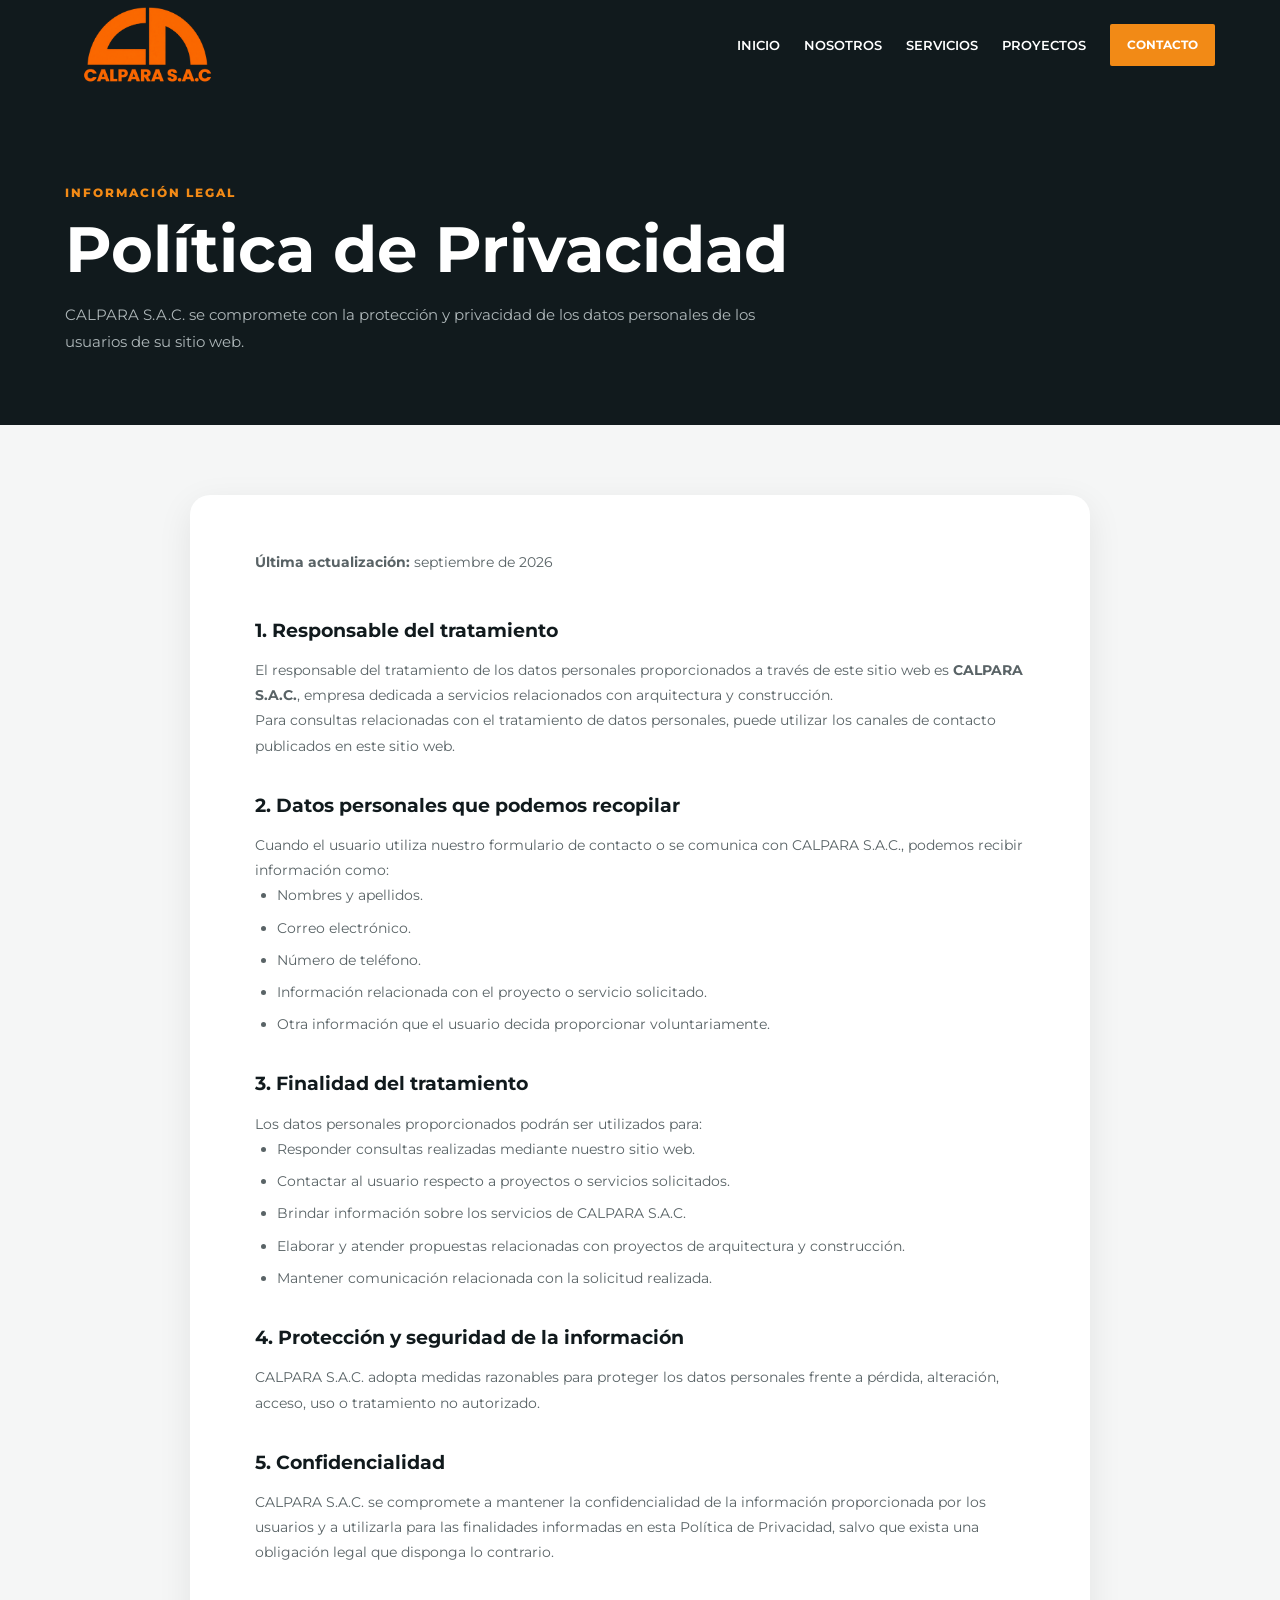
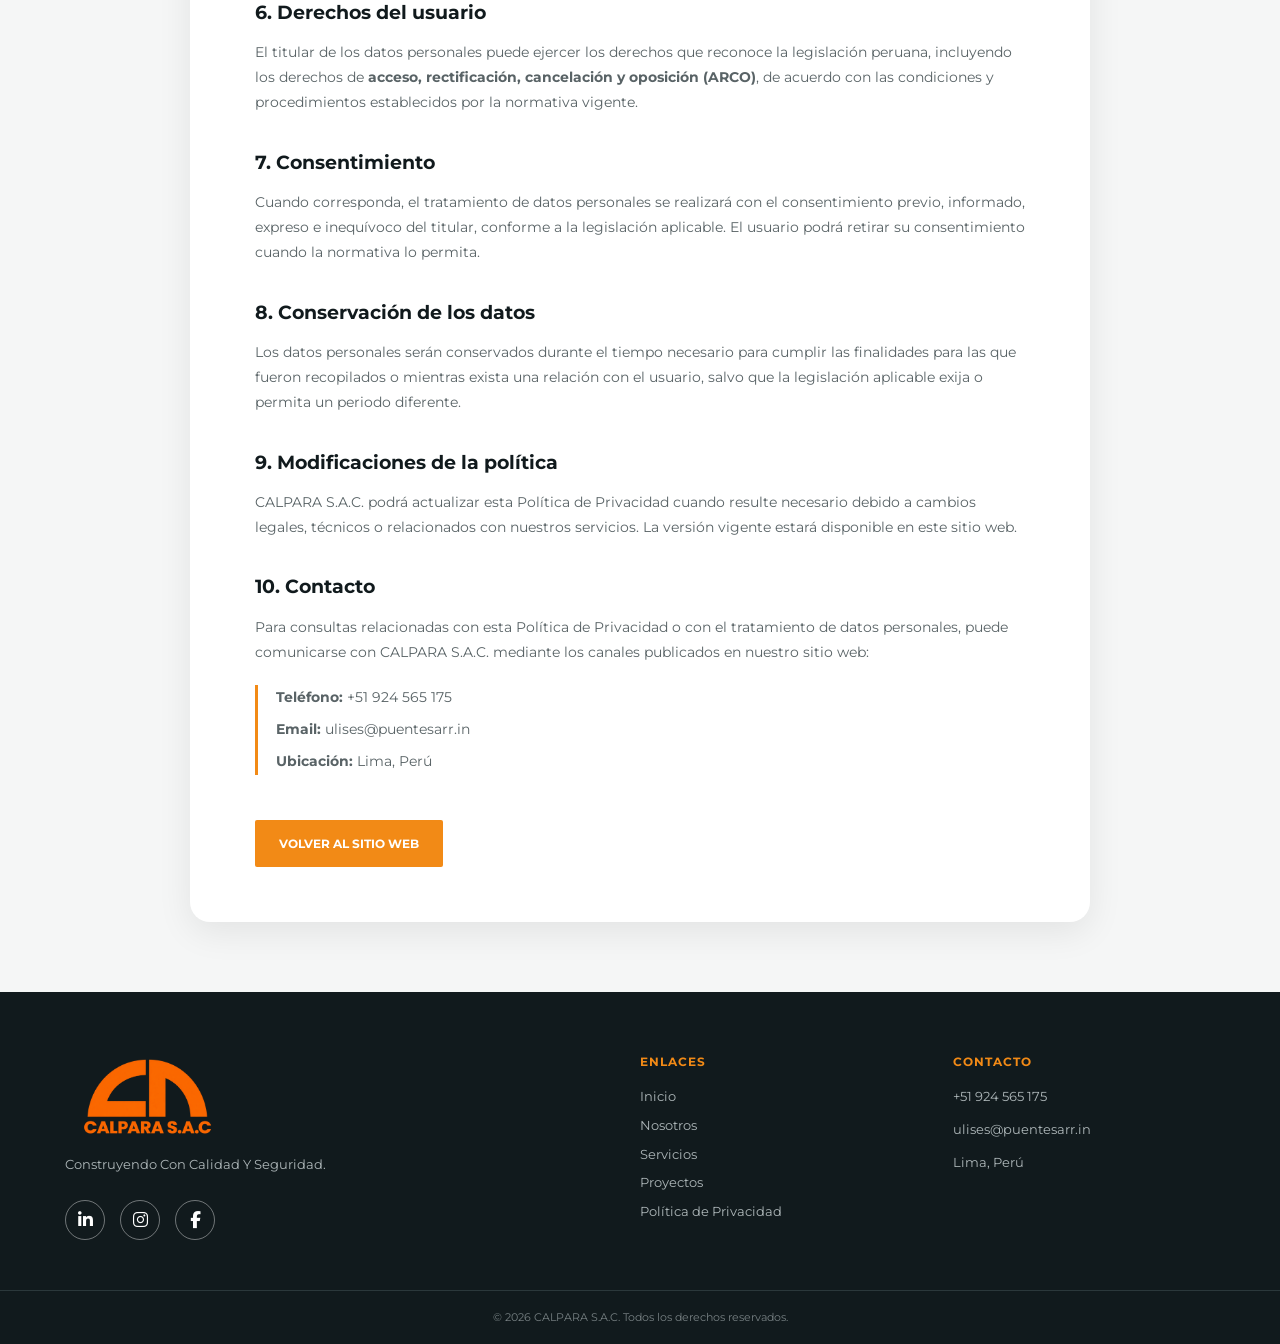
<file: politica-privacidad.html>
<!DOCTYPE html>
<html lang="es">
<head>
    <meta charset="UTF-8">
    <meta name="viewport" content="width=device-width, initial-scale=1.0">
    <title>Política de Privacidad | CALPARA S.A.C.</title>

    <link rel="icon" type="image/png" href="img/favicon-calpara.png">

    <meta name="description" content="Política de Privacidad de CALPARA S.A.C.">

    <link rel="preconnect" href="https://fonts.googleapis.com">
    <link rel="preconnect" href="https://fonts.gstatic.com" crossorigin>
    <link href="https://fonts.googleapis.com/css2?family=Montserrat:wght@400;500;600;700;800&display=swap" rel="stylesheet">
    <link rel="stylesheet" href="https://cdnjs.cloudflare.com/ajax/libs/font-awesome/6.5.2/css/all.min.css">
    <link rel="stylesheet" href="css/estilos.css">
    <link rel="stylesheet" href="css/privacidad.css">
</head>

<body>

    <!-- ================= HEADER ================= -->
    <header class="header privacy-header">
        <div class="container nav">
            <a href="index.html#inicio" class="logo">
                <img src="img/logo-calpara.png" alt="CALPARA S.A.C.">
            </a>

            <nav class="privacy-nav">
                <a href="index.html#inicio">Inicio</a>
                <a href="index.html#nosotros">Nosotros</a>
                <a href="index.html#servicios">Servicios</a>
                <a href="index.html#proyectos">Proyectos</a>
                <a href="index.html#contacto" class="btn btn-small">Contacto</a>
            </nav>
        </div>
    </header>

    <main class="privacy-main">
        <section class="privacy-hero">
            <div class="container">
                <p class="section-label light">INFORMACIÓN LEGAL</p>
                <h1>Política de Privacidad</h1>
                <p>CALPARA S.A.C. se compromete con la protección y privacidad de los datos personales de los usuarios de su sitio web.</p>
            </div>
        </section>

        <section class="privacy-content">
            <div class="container privacy-card">
                <p class="privacy-date"><strong>Última actualización:</strong> septiembre de 2026</p>

                <h2>1. Responsable del tratamiento</h2>
                <p>El responsable del tratamiento de los datos personales proporcionados a través de este sitio web es <strong>CALPARA S.A.C.</strong>, empresa dedicada a servicios relacionados con arquitectura y construcción.</p>
                <p>Para consultas relacionadas con el tratamiento de datos personales, puede utilizar los canales de contacto publicados en este sitio web.</p>

                <h2>2. Datos personales que podemos recopilar</h2>
                <p>Cuando el usuario utiliza nuestro formulario de contacto o se comunica con CALPARA S.A.C., podemos recibir información como:</p>
                <ul>
                    <li>Nombres y apellidos.</li>
                    <li>Correo electrónico.</li>
                    <li>Número de teléfono.</li>
                    <li>Información relacionada con el proyecto o servicio solicitado.</li>
                    <li>Otra información que el usuario decida proporcionar voluntariamente.</li>
                </ul>

                <h2>3. Finalidad del tratamiento</h2>
                <p>Los datos personales proporcionados podrán ser utilizados para:</p>
                <ul>
                    <li>Responder consultas realizadas mediante nuestro sitio web.</li>
                    <li>Contactar al usuario respecto a proyectos o servicios solicitados.</li>
                    <li>Brindar información sobre los servicios de CALPARA S.A.C.</li>
                    <li>Elaborar y atender propuestas relacionadas con proyectos de arquitectura y construcción.</li>
                    <li>Mantener comunicación relacionada con la solicitud realizada.</li>
                </ul>

                <h2>4. Protección y seguridad de la información</h2>
                <p>CALPARA S.A.C. adopta medidas razonables para proteger los datos personales frente a pérdida, alteración, acceso, uso o tratamiento no autorizado.</p>

                <h2>5. Confidencialidad</h2>
                <p>CALPARA S.A.C. se compromete a mantener la confidencialidad de la información proporcionada por los usuarios y a utilizarla para las finalidades informadas en esta Política de Privacidad, salvo que exista una obligación legal que disponga lo contrario.</p>

                <h2>6. Derechos del usuario</h2>
                <p>El titular de los datos personales puede ejercer los derechos que reconoce la legislación peruana, incluyendo los derechos de <strong>acceso, rectificación, cancelación y oposición (ARCO)</strong>, de acuerdo con las condiciones y procedimientos establecidos por la normativa vigente.</p>

                <h2>7. Consentimiento</h2>
                <p>Cuando corresponda, el tratamiento de datos personales se realizará con el consentimiento previo, informado, expreso e inequívoco del titular, conforme a la legislación aplicable. El usuario podrá retirar su consentimiento cuando la normativa lo permita.</p>

                <h2>8. Conservación de los datos</h2>
                <p>Los datos personales serán conservados durante el tiempo necesario para cumplir las finalidades para las que fueron recopilados o mientras exista una relación con el usuario, salvo que la legislación aplicable exija o permita un periodo diferente.</p>

                <h2>9. Modificaciones de la política</h2>
                <p>CALPARA S.A.C. podrá actualizar esta Política de Privacidad cuando resulte necesario debido a cambios legales, técnicos o relacionados con nuestros servicios. La versión vigente estará disponible en este sitio web.</p>

                <h2>10. Contacto</h2>
                <p>Para consultas relacionadas con esta Política de Privacidad o con el tratamiento de datos personales, puede comunicarse con CALPARA S.A.C. mediante los canales publicados en nuestro sitio web:</p>
                <div class="privacy-contact">
                    <p><strong>Teléfono:</strong> +51 924 565 175</p>
                    <p><strong>Email:</strong> ulises@puentesarr.in</p>
                    <p><strong>Ubicación:</strong> Lima, Perú</p>
                </div>

                <a href="index.html" class="btn privacy-back">Volver al sitio web</a>
            </div>
        </section>
    </main>

    <!-- ================= FOOTER ================= -->
    <footer class="footer">
        <div class="container footer-grid">
            <div>
                <a href="index.html#inicio" class="logo footer-logo">
                    <img src="img/logo-calpara.png" alt="CALPARA S.A.C.">
                </a>
                <p>Construyendo Con Calidad Y Seguridad.</p>

                <div class="footer-social">
                    <a href="https://www.linkedin.com/company/calpara-s-a-c/" target="_blank" rel="noopener noreferrer" aria-label="LinkedIn CALPARA S.A.C."><i class="fa-brands fa-linkedin-in"></i></a>
                    <a href="https://www.instagram.com/liche_calpara/" target="_blank" rel="noopener noreferrer" aria-label="Instagram CALPARA S.A.C."><i class="fa-brands fa-instagram"></i></a>
                    <a href="https://www.facebook.com/profile.php?id=100092615534380" target="_blank" rel="noopener noreferrer" aria-label="Facebook CALPARA S.A.C."><i class="fa-brands fa-facebook-f"></i></a>
                </div>
            </div>

            <div>
                <h4>Enlaces</h4>
                <a href="index.html#inicio">Inicio</a>
                <a href="index.html#nosotros">Nosotros</a>
                <a href="index.html#servicios">Servicios</a>
                <a href="index.html#proyectos">Proyectos</a>
                <a href="politica-privacidad.html">Política de Privacidad</a>
            </div>

            <div>
                <h4>Contacto</h4>
                <p>+51 924 565 175</p>
                <p>ulises@puentesarr.in</p>
                <p>Lima, Perú</p>
            </div>
        </div>

        <div class="copyright">
            © 2026 CALPARA S.A.C. Todos los derechos reservados.
        </div>
    </footer>

</body>
</html>
</file>
<file: css/estilos.css>
* {
    margin: 0;
    padding: 0;
    box-sizing: border-box;
}

html {
    scroll-behavior: smooth;
}

body {
    font-family: 'Montserrat', Arial, sans-serif;
    color: #202020;
    background: #fff;
    line-height: 1.6;
}

img {
    width: 100%;
    display: block;
}

a {
    text-decoration: none;
    color: inherit;
}

.container {
    width: min(1150px, 90%);
    margin: auto;
}

/* HEADER */
header {
    position: fixed;
    top: 0;
    left: 0;
    width: 100%;
    height: 88px;
    z-index: 1000;
    color: white;
    transition: all 0.3s ease;
}

header.scrolled {
    background: rgba(20, 20, 20, 0.95);
    backdrop-filter: blur(10px);
    box-shadow: 0 2px 15px rgba(0, 0, 0, 0.2);
}

header.scrolled .nav {
    border-bottom: none;
}

.nav {
    min-height: 82px;
    display: flex;
    align-items: center;
    justify-content: space-between;
}

.logo {
    display: flex;
    align-items: center;
    width: 180px;
    height: 90px;
}

.logo img {
    width: 165px;
    height: 80px;
    object-fit: contain;
}

.logo small {
    display: block;
    font-size: 8px;
    letter-spacing: 2px;
    opacity: .75;
}

.logo-mark {
    color: #f28a16;
    font-size: 30px;
    font-weight: 800;
    line-height: 1;
}

nav {
    display: flex;
    align-items: center;
    gap: 27px;
}

nav a {
    font-size: 12px;
    font-weight: 600;
    text-transform: uppercase;
}

nav a:hover {
    color: #f28a16;
}

.menu-btn {
    display: none;
    background: none;
    border: 0;
    color: white;
    font-size: 27px;
}

/* BUTTONS */
.btn {
    display: inline-block;
    background: #f28a16;
    color: white;
    padding: 14px 24px;
    border-radius: 2px;
    font-size: 12px;
    font-weight: 700;
    text-transform: uppercase;
    transition: .3s;
    border: 0;
    cursor: pointer;
}

.btn:hover {
    background: #d96f00;
    transform: translateY(-2px);
}

.btn-small {
    padding: 11px 17px;
}

.btn-outline {
    background: transparent;
    border: 1px solid white;
}

.btn-outline:hover {
    background: white;
    color: #222;
}

.btn-white {
    background: white;
    color: #222;
}

.btn-white:hover {
    background: #222;
    color: white;
}

/* HERO */
.hero {
    min-height: 720px;
    display: flex;
    align-items: center;
    position: relative;
    background:
        url("https://images.unsplash.com/photo-1600607687939-ce8a6c25118c?auto=format&fit=crop&w=1900&q=90")
        center/cover no-repeat;
    color: white;
}

.hero-overlay {
    position: absolute;
    inset: 0;
    background: linear-gradient(90deg, rgba(0,0,0,.82), rgba(0,0,0,.34), rgba(0,0,0,.2));
}

.hero-content {
    position: relative;
    z-index: 1;
    padding-top: 70px;
}

.eyebrow,
.section-label {
    color: #f28a16;
    font-size: 12px;
    font-weight: 800;
    letter-spacing: 2px;
    margin-bottom: 14px;
}

.hero h1 {
    font-size: clamp(44px, 6vw, 76px);
    line-height: 1.03;
    text-transform: uppercase;
    margin-bottom: 20px;
}

.hero-text {
    max-width: 540px;
    font-size: 17px;
    color: #eee;
    margin-bottom: 30px;
}

.hero-buttons {
    display: flex;
    gap: 12px;
}

/* SECTIONS */
.section {
    padding: 95px 0;
}

.section-heading {
    text-align: center;
    max-width: 650px;
    margin: 0 auto 50px;
}

.section-heading h2,
.about h2,
.contact h2,
.cta h2 {
    font-size: clamp(32px, 4vw, 48px);
    line-height: 1.1;
    margin-bottom: 16px;
}

.section-heading > p:last-child {
    color: #777;
}

/* ABOUT */
.about-grid {
    display: grid;
    grid-template-columns: 1fr 1fr;
    gap: 70px;
    align-items: center;
}

.about p:not(.section-label) {
    color: #666;
    margin-bottom: 18px;
}

.about-image {
    position: relative;
}

.about-image img {
    height: 480px;
    object-fit: cover;
}

.experience {
    position: absolute;
    bottom: -25px;
    left: -25px;
    background: #f28a16;
    color: white;
    padding: 24px 30px;
    display: flex;
    flex-direction: column;
}

.experience strong {
    font-size: 38px;
    line-height: 1;
}

.experience span {
    font-size: 11px;
    text-transform: uppercase;
    font-weight: 700;
}

/* SERVICES */
.services {
    background: #111a1d;
    color: white;
}

.services .section-heading > p:last-child {
    color: #bfc3c4;
}

.service-grid {
    display: grid;
    grid-template-columns: repeat(4, 1fr);
    gap: 1px;
    background: #526064;
}

.service-card {
    background: #111a1d;
    padding: 35px 25px;
    min-height: 260px;
    transition: .3s;
}

.service-card:hover {
    background: #182528;
    transform: translateY(-5px);
}

.icon {
    color: #f28a16;
    font-size: 42px;
    margin-bottom: 20px;
}

.service-card h3 {
    font-size: 17px;
    margin-bottom: 12px;
}

.service-card p {
    color: #aeb7b9;
    font-size: 13px;
}

/* PROJECTS */
.project-grid {
    display: grid;
    grid-template-columns: repeat(4, 1fr);
    gap: 20px;
    margin-bottom: 40px;
}

.project-card {
    background: #f5f5f5;
    overflow: hidden;
}

.project-card img {
    height: 270px;
    object-fit: cover;
    transition: .5s;
}

.project-card:hover img {
    opacity: 0;
}

.project-card {
    position: relative;
}

/* DESCRIPCIÓN AL PASAR EL PUNTERO */

.project-description {
    position: absolute;
    top: 0;
    left: 0;
    width: 100%;
    height: 100%;

    background: rgba(17, 26, 29, 0.96);

    display: flex;
    flex-direction: column;
    justify-content: center;
    padding: 35px;

    box-sizing: border-box;

    opacity: 0;
    visibility: hidden;

    transition: .5s;
}

/* Categoría */
.project-description span {
    color: #f28a16;
    font-size: 11px;
    letter-spacing: 2px;
    margin-bottom: 12px;
}

/* Título */
.project-description h3 {
    color: white;
    font-size: 24px;
    line-height: 1.2;
    margin-bottom: 15px;
}

/* Texto */
.project-description p {
    color: #d4d9da;
    font-size: 14px;
    line-height: 1.6;
    margin: 0;
}

/* EFECTO AL PASAR EL PUNTERO */

.project-card:hover img {
    opacity: 0;
}

.project-card:hover .project-info {
    opacity: 0;
}

.project-card:hover .project-description {
    opacity: 1;
    visibility: visible;
}

.project-info {
    padding: 20px;
}

.project-info span {
    color: #f28a16;
    font-size: 10px;
    font-weight: 800;
    letter-spacing: 1.5px;
}

.project-info h3 {
    font-size: 17px;
    margin: 5px 0;
}

.project-info p {
    color: #777;
    font-size: 12px;
}

.center {
    text-align: center;
}

/* CTA */
.cta {
    background: #f28a16;
    color: white;
    padding: 65px 0;
}

.cta-content {
    display: flex;
    align-items: center;
    justify-content: space-between;
    gap: 30px;
}

.cta .section-label {
    color: white;
    opacity: .85;
}

.cta h2 {
    margin-bottom: 7px;
}

.cta p:last-child {
    opacity: .9;
}

/* CONTACT */
.contact {
    background: #f7f7f7;
}

.contact-grid {
    display: grid;
    grid-template-columns: .9fr 1.1fr;
    gap: 80px;
    align-items: start;
}

.contact > .container > div:first-child > p:not(.section-label) {
    color: #666;
}

.contact-data {
    margin-top: 35px;
}

.contact-data div {
    display: flex;
    flex-direction: column;
    margin-bottom: 18px;
}

.contact-data strong {
    font-size: 11px;
    color: #f28a16;
    text-transform: uppercase;
    letter-spacing: 1px;
}

.contact-data span {
    font-size: 14px;
}

.contact-form {
    background: white;
    padding: 35px;
    box-shadow: 0 10px 35px rgba(0,0,0,.07);
}

.contact-form input,
.contact-form select,
.contact-form textarea {
    width: 100%;
    border: 1px solid #ddd;
    padding: 14px;
    margin-bottom: 13px;
    font-family: inherit;
    outline: none;
}

.contact-form input:focus,
.contact-form select:focus,
.contact-form textarea:focus {
    border-color: #f28a16;
}

.form-message {
    margin-top: 10px;
    font-size: 12px;
    color: #f28a16;
}

/* FOOTER */
.footer {
    background: #111a1d;
    color: white;
    padding-top: 60px;
}

.footer-grid {
    display: grid;
    grid-template-columns: 2fr 1fr 1fr;
    gap: 50px;
    padding-bottom: 50px;
}

.footer p {
    color: #aeb7b9;
    font-size: 13px;
    margin-top: 12px;
}

.footer h4 {
    color: #f28a16;
    margin-bottom: 15px;
    text-transform: uppercase;
    font-size: 12px;
    letter-spacing: 1px;
}

.footer-grid > div:nth-child(2) a {
    display: block;
    color: #aeb7b9;
    font-size: 13px;
    margin-bottom: 8px;
}

.footer-logo {
    color: white;
}

/* REDES SOCIALES DEL FOOTER */

.footer-social {
    display: flex;
    gap: 15px;
    margin-top: 25px;
}

.footer-social a {
    width: 40px;
    height: 40px;
    border: 1px solid rgba(255,255,255,0.4);
    border-radius: 50%;
    display: flex;
    align-items: center;
    justify-content: center;
    color: white;
    text-decoration: none;
    transition: 0.3s ease;
}

.footer-social a i {
    font-size: 17px;
}

.footer-social a:hover {
    background: #f28a16;
    border-color: #f28a16;
    transform: translateY(-4px);
}

.copyright {
    border-top: 1px solid #2b383b;
    text-align: center;
    padding: 18px;
    color: #778083;
    font-size: 11px;
}

/* WHATSAPP */
.wa {
    position: fixed;
    right: 22px;
    bottom: 22px;
    width: 52px;
    height: 52px;
    border-radius: 50%;
    background: #25d366;
    color: white;
    display: flex;
    align-items: center;
    justify-content: center;
    z-index: 20;
    text-decoration: none;

    /* Oculto inicialmente */
    opacity: 0;
    visibility: hidden;
    transform: scale(0.7);
    transition: all 0.3s ease;
}

/* Aparece cuando llegamos a contacto */
.wa.show {
    opacity: 1;
    visibility: visible;
    transform: scale(1);
}

.wa i {
    font-size: 29px;
}

/* RESPONSIVE */
@media (max-width: 900px) {
    nav {
        gap: 15px;
    }

    .service-grid,
    .project-grid {
        grid-template-columns: repeat(2, 1fr);
    }

    .about-grid,
    .contact-grid {
        grid-template-columns: 1fr;
        gap: 45px;
    }
}

@media (max-width: 700px) {
    .header {
        background: rgba(10,15,17,.94);
        position: fixed;
    }

    .menu-btn {
        display: block;
    }

    nav {
        display: none;
        position: absolute;
        top: 82px;
        left: 0;
        width: 100%;
        background: #111a1d;
        padding: 25px;
        flex-direction: column;
        align-items: stretch;
    }

    nav.active {
        display: flex;
    }

    nav a {
        padding: 8px 0;
    }

    .hero {
        min-height: 650px;
    }

    .hero h1 {
        font-size: 48px;
    }

    .hero-text {
        font-size: 14px;
    }

    .section {
        padding: 70px 0;
    }

    .service-grid,
    .project-grid {
        grid-template-columns: 1fr;
    }

    .project-card img {
        height: 300px;
    }

    .cta-content {
        flex-direction: column;
        align-items: flex-start;
    }

    .footer-grid {
        grid-template-columns: 1fr;
        gap: 30px;
    }

    .experience {
        left: 10px;
    }

    .expedientes-grid {
        grid-template-columns: 1fr;
        gap: 40px;
    }

    .expedientes-content h2 {
        font-size: 32px;
    }

    .expedientes-list {
        grid-template-columns: 1fr;
    }

    .expedientes-image {
        order: -1;
    }

}

/* ==========================================
   EXPEDIENTES PARA LETREROS
   ========================================== */

.expedientes {
    background: #f5f5f5;
}

.expedientes-grid {
    display: grid;
    grid-template-columns: 1fr 1fr;
    gap: 70px;
    align-items: center;
}

.expedientes-content {
    max-width: 580px;
}

.expedientes-content h2 {
    font-size: 42px;
    line-height: 1.15;
    margin: 15px 0 25px;
    color: #111a1d;
}

.expedientes-content h2 span {
    color: #f28a16;
}

.expedientes-intro {
    color: #5f686b;
    font-size: 15px;
    line-height: 1.7;
    margin-bottom: 30px;
}

.expedientes-list {
    display: grid;
    grid-template-columns: 1fr 1fr;
    gap: 15px;
    margin-bottom: 35px;
}

.expediente-item {
    display: flex;
    align-items: center;
    gap: 12px;
    padding: 14px;
    background: white;
    border-left: 3px solid #f28a16;
    transition: .3s ease;
}

.expediente-item:hover {
    transform: translateX(5px);
    box-shadow: 0 5px 15px rgba(0,0,0,0.08);
}

.expediente-item i {
    color: #f28a16;
    font-size: 18px;
    min-width: 20px;
}

.expediente-item span {
    color: #333;
    font-size: 13px;
    line-height: 1.4;
}

.expedientes-image {
    position: relative;
    overflow: hidden;
    box-shadow: 0 15px 40px rgba(0,0,0,0.15);
}

.expedientes-image img {
    width: 100%;
    display: block;
    transition: .5s ease;
}

.expedientes-image:hover img {
    transform: scale(1.03);
}
</file>
<file: css/privacidad.css>
/* ================= POLÍTICA DE PRIVACIDAD ================= */

.privacy-header {
    position: relative;
    background: #111a1d;
}

.privacy-nav {
    display: flex;
    align-items: center;
    gap: 24px;
}

.privacy-nav a:not(.btn) {
    color: white;
    text-decoration: none;
    font-size: 13px;
}

.privacy-main {
    background: #f5f6f6;
}

.privacy-hero {
    background: #111a1d;
    color: white;
    padding: 95px 0 70px;
}

.privacy-hero h1 {
    font-size: clamp(40px, 6vw, 64px);
    line-height: 1.05;
    margin: 12px 0 18px;
}

.privacy-hero p:last-child {
    max-width: 720px;
    color: #aeb7b9;
    font-size: 15px;
    line-height: 1.8;
}

.privacy-content {
    padding: 70px 0;
}

.privacy-card {
    max-width: 900px;
    background: white;
    padding: 55px 65px;
    box-shadow: 0 10px 35px rgba(0,0,0,.08);
    border-radius: 20px;
}

.privacy-date {
    color: #778083;
    font-size: 13px;
    margin-bottom: 40px;
}

.privacy-card h2 {
    color: #111a1d;
    font-size: 19px;
    margin: 32px 0 12px;
}

.privacy-card p,
.privacy-card li {
    color: #596366;
    font-size: 14px;
    line-height: 1.8;
}

.privacy-card ul {
    padding-left: 22px;
    margin-bottom: 18px;
}

.privacy-card li {
    margin-bottom: 7px;
}

.privacy-contact {
    border-left: 3px solid #f28a16;
    padding-left: 18px;
    margin: 20px 0 35px;
}

.privacy-contact p {
    margin: 7px 0;
}

.privacy-back {
    display: inline-block;
    margin-top: 10px;
}

@media (max-width: 700px) {
    .privacy-nav {
        gap: 12px;
    }

    .privacy-nav a:not(.btn) {
        display: none;
    }

    .privacy-hero {
        padding: 75px 0 55px;
    }

    .privacy-content {
        padding: 40px 0;
    }

    .privacy-card {
        padding: 35px 25px;
        border-radius: 14px;
    }
}
</file>
